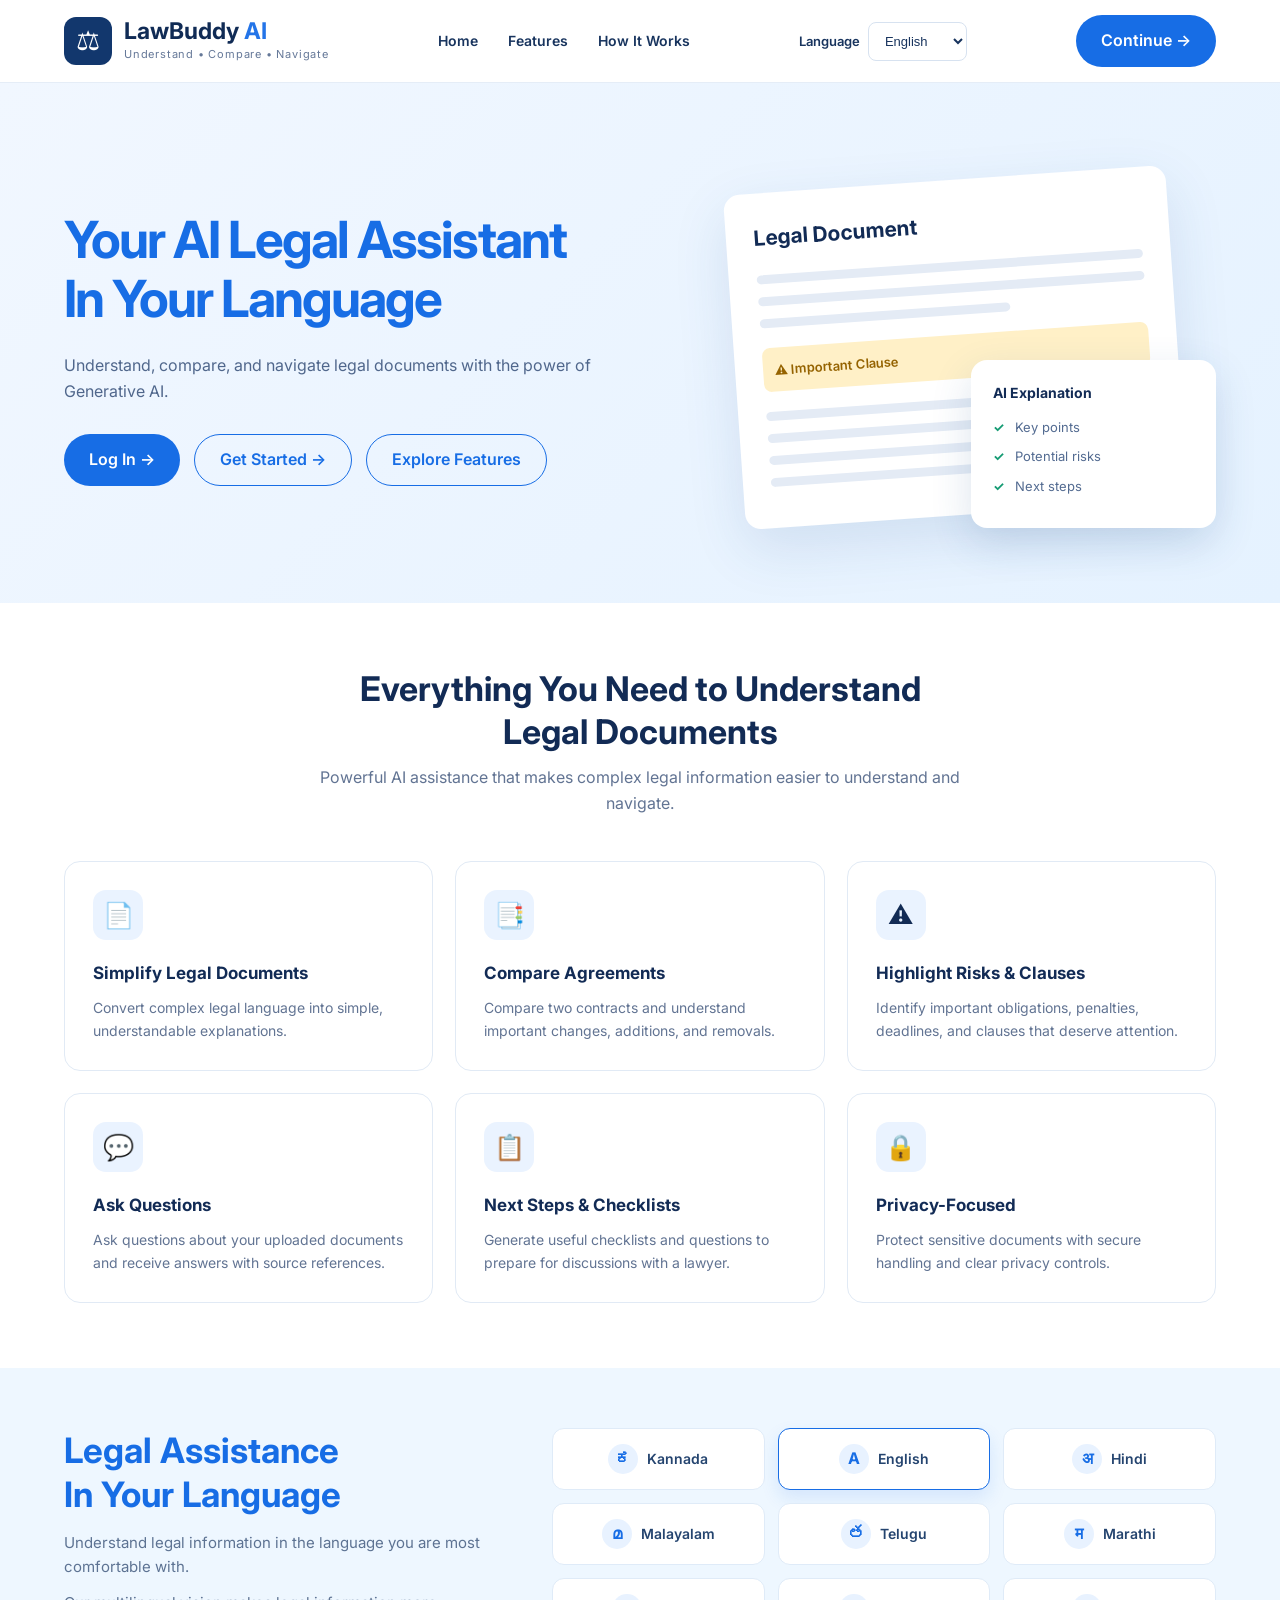
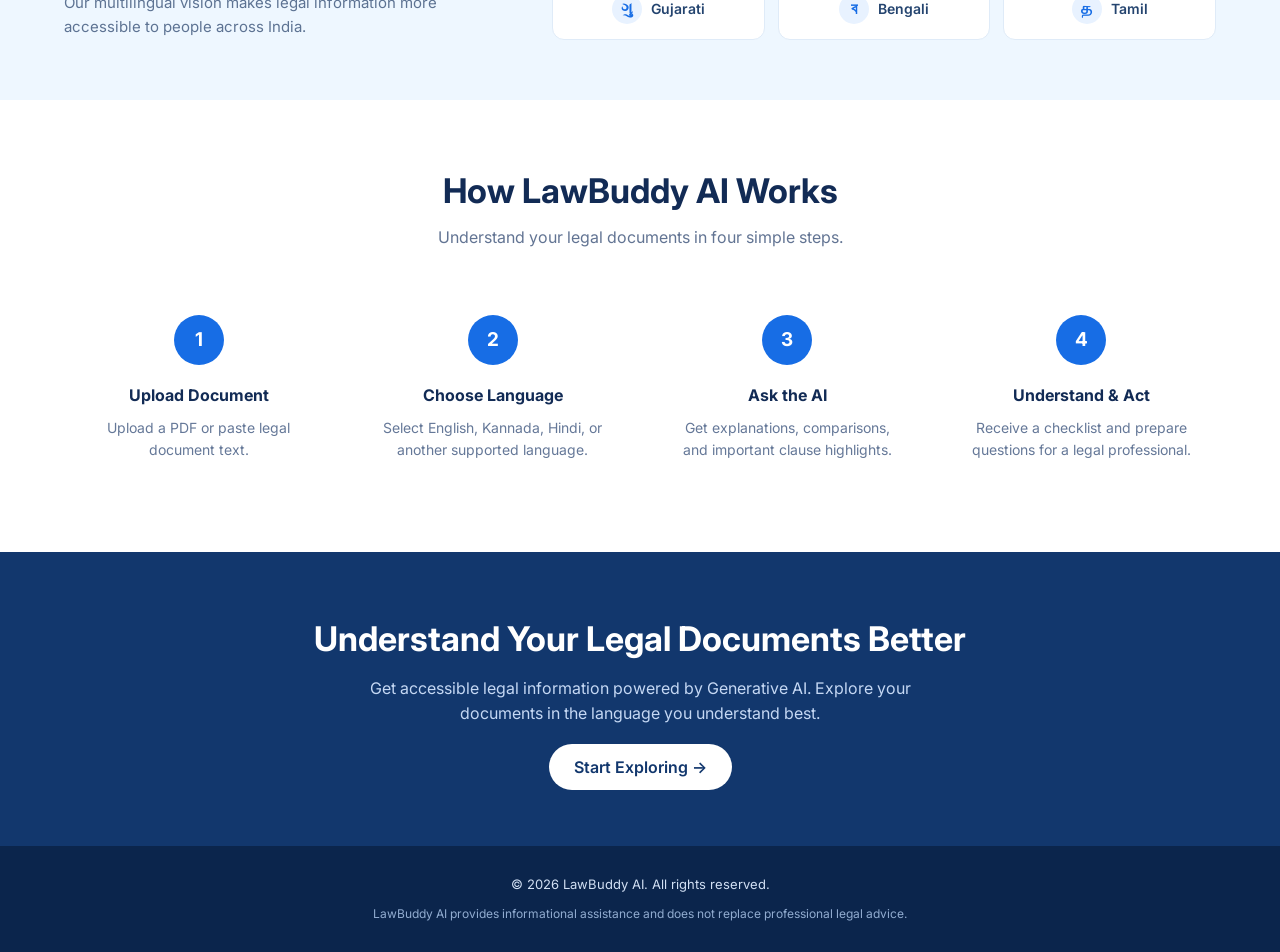
<file: index.html>
<!DOCTYPE html>
<html lang="en">
<head>
    <meta charset="UTF-8">
    <meta name="viewport" content="width=device-width, initial-scale=1.0">

    <title>LawBuddy AI | Your AI Legal Assistant</title>

    <link rel="preconnect" href="https://fonts.googleapis.com">
    <link rel="preconnect" href="https://fonts.gstatic.com" crossorigin>
    <link href="https://fonts.googleapis.com/css2?family=Inter:wght@400;500;600;700;800&family=Noto+Sans+Kannada:wght@400;500;600;700&display=swap" rel="stylesheet">

    <style>
   
        * {
            margin: 0;
            padding: 0;
            box-sizing: border-box;
        }

        html {
            scroll-behavior: smooth;
        }

        body {
            font-family: "Inter", sans-serif;
            color: #122b55;
            background: #ffffff;
            line-height: 1.6;
        }

        a {
            text-decoration: none;
            color: inherit;
        }

        button {
            font: inherit;
            cursor: pointer;
        }

        .container {
            width: min(1180px, 90%);
            margin: auto;
        }

    

        .navbar {
            background: #ffffff;
            border-bottom: 1px solid #e5edf7;
            position: sticky;
            top: 0;
            z-index: 100;
        }

        .nav-container {
            min-height: 82px;
            display: flex;
            align-items: center;
            justify-content: space-between;
            gap: 30px;
        }

        .logo {
            display: flex;
            align-items: center;
            gap: 12px;
        }

        .logo-icon {
            width: 48px;
            height: 48px;
            background: #12376d;
            border-radius: 12px;
            color: white;
            display: grid;
            place-items: center;
            font-size: 27px;
        }

        .logo h2 {
            font-size: 23px;
            line-height: 1.2;
            color: #102b55;
        }

        .logo h2 span {
            color: #2374e8;
        }

        .logo small {
            display: block;
            font-size: 11px;
            color: #657898;
            letter-spacing: 0.8px;
        }

        .nav-links {
            display: flex;
            align-items: center;
            gap: 30px;
            font-size: 14px;
            font-weight: 600;
        }

        .nav-links a {
            color: #18345e;
            transition: color 0.3s;
        }

        .nav-links a:hover {
            color: #1769db;
        }

        .nav-button,
        .primary-button {
            background: #176de5;
            color: white;
            border: none;
            border-radius: 30px;
            padding: 13px 25px;
            font-weight: 600;
            transition: background 0.3s, transform 0.3s;
        }

        .nav-button:hover,
        .primary-button:hover {
            background: #0c56bf;
            transform: translateY(-2px);
        }

        /* =========================
           3. HERO SECTION
        ========================= */

        .hero {
            background: linear-gradient(135deg, #f1f7ff, #e5f2ff);
            padding: 85px 0 75px;
            overflow: hidden;
        }

        .hero-content {
            display: grid;
            grid-template-columns: 1.05fr 0.95fr;
            align-items: center;
            gap: 55px;
        }

        .hero-text h1 {
            font-size: clamp(36px, 4vw, 58px);
            line-height: 1.15;
            letter-spacing: -2px;
            margin-bottom: 25px;
        }

        .hero-text h1 span {
            color: #176de5;
        }

        .hero-text p {
            color: #50678c;
            font-size: 16px;
            max-width: 540px;
            margin-bottom: 30px;
        }

        .hero-buttons {
            display: flex;
            gap: 14px;
            flex-wrap: wrap;
        }

        .secondary-button {
            background: transparent;
            color: #176de5;
            border: 1px solid #176de5;
            border-radius: 30px;
            padding: 12px 25px;
            font-weight: 600;
            transition: background 0.3s;
        }

        .secondary-button:hover {
            background: #dcecff;
        }

        .hero-visual {
            position: relative;
            min-height: 360px;
            display: grid;
            place-items: center;
        }

        .document-card {
            background: white;
            width: 85%;
            padding: 28px;
            border-radius: 16px;
            box-shadow: 0 20px 55px rgba(35, 87, 145, 0.13);
            transform: rotate(-4deg);
            position: relative;
            z-index: 1;
        }

        .document-card h3 {
            font-size: 21px;
            margin-bottom: 20px;
        }

        .document-line {
            height: 9px;
            background: #e4ebf5;
            border-radius: 10px;
            margin: 13px 0;
        }

        .document-line.short {
            width: 65%;
        }

        .important-clause {
            background: #fff0c7;
            color: #956300;
            border-radius: 8px;
            padding: 12px;
            font-size: 13px;
            font-weight: 600;
            margin: 20px 0;
        }

        .ai-card {
            position: absolute;
            right: 0;
            bottom: 0;
            width: 245px;
            background: white;
            border-radius: 16px;
            padding: 22px;
            box-shadow: 0 15px 40px rgba(35, 87, 145, 0.16);
            z-index: 2;
        }

        .ai-card h4 {
            margin-bottom: 12px;
            font-size: 14px;
        }

        .ai-card p {
            color: #536b91;
            font-size: 13px;
            margin: 9px 0;
        }

        .check {
            color: #159b73;
            font-weight: bold;
            margin-right: 7px;
        }

        .language-bubble {
            position: absolute;
            background: #d4ebff;
            color: #176de5;
            padding: 13px 20px;
            border-radius: 14px;
            font-size: 18px;
            font-weight: 700;
            top: 10px;
            right: 20px;
        }

   
        .features {
            padding: 65px 0;
            background: #ffffff;
        }

        .section-heading {
            text-align: center;
            max-width: 650px;
            margin: 0 auto 45px;
        }

        .section-heading h2 {
            font-size: 34px;
            line-height: 1.25;
            margin-bottom: 12px;
        }

        .section-heading p {
            color: #627493;
        }

        .feature-grid {
            display: grid;
            grid-template-columns: repeat(3, 1fr);
            gap: 22px;
        }

        .feature-card {
            padding: 28px;
            border: 1px solid #e1eaf5;
            border-radius: 16px;
            background: white;
            transition: transform 0.3s, box-shadow 0.3s;
        }

        .feature-card:hover {
            transform: translateY(-5px);
            box-shadow: 0 12px 30px rgba(35, 87, 145, 0.08);
        }

        .feature-icon {
            width: 50px;
            height: 50px;
            display: grid;
            place-items: center;
            border-radius: 13px;
            background: #eaf3ff;
            font-size: 25px;
            margin-bottom: 20px;
        }

        .feature-card h3 {
            font-size: 17px;
            margin-bottom: 10px;
        }

        .feature-card p {
            color: #627493;
            font-size: 14px;
        }

        /* =========================
           5. LANGUAGE SECTION
        ========================= */

        .languages {
            padding: 60px 0;
            background: #eef7ff;
        }

        .language-section {
            display: grid;
            grid-template-columns: 0.8fr 1.2fr;
            align-items: center;
            gap: 45px;
        }

        .language-text h2 {
            font-size: 35px;
            line-height: 1.25;
            margin-bottom: 15px;
        }

        .language-text h2 span {
            color: #176de5;
        }

        .language-text p {
            color: #5d7393;
            font-size: 15px;
        }

        .language-grid {
            display: grid;
            grid-template-columns: repeat(3, 1fr);
            gap: 13px;
        }

        .language-card {
            background: white;
            border: 1px solid #dfebf8;
            border-radius: 12px;
            padding: 15px 10px;
            display: flex;
            align-items: center;
            justify-content: center;
            gap: 9px;
            font-weight: 600;
            font-size: 14px;
            color: #24446f;
            cursor: pointer;
            transition: transform 0.3s, border-color 0.3s;
        }

        .language-card.active {
            border-color: #176de5;
            box-shadow: 0 8px 18px rgba(23, 109, 229, 0.12);
        }

        .language-card:hover {
            transform: translateY(-3px);
            border-color: #176de5;
        }

        .language-symbol {
            width: 30px;
            height: 30px;
            display: grid;
            place-items: center;
            border-radius: 50%;
            background: #e8f2ff;
            color: #176de5;
            font-size: 16px;
            font-weight: 700;
        }

       
        .how-it-works {
            padding: 70px 0;
        }

        .steps {
            display: grid;
            grid-template-columns: repeat(4, 1fr);
            gap: 25px;
        }

        .step {
            text-align: center;
            padding: 20px;
        }

        .step-number {
            width: 50px;
            height: 50px;
            margin: 0 auto 18px;
            border-radius: 50%;
            background: #176de5;
            color: white;
            display: grid;
            place-items: center;
            font-size: 19px;
            font-weight: 700;
        }

        .step h3 {
            font-size: 16px;
            margin-bottom: 8px;
        }

        .step p {
            color: #657898;
            font-size: 14px;
        }


        .cta {
            background: #12376d;
            color: white;
            padding: 65px 20px;
            text-align: center;
        }

        .cta h2 {
            font-size: 34px;
            line-height: 1.3;
            margin-bottom: 15px;
        }

        .cta p {
            color: #c5d8f4;
            max-width: 620px;
            margin: 0 auto 28px;
        }

        .cta .primary-button {
            background: white;
            color: #12376d;
        }

        .cta .primary-button:hover {
            background: #e6f0ff;
        }

    

        footer {
            background: #0b254c;
            color: #d2e0f4;
            padding: 28px 0;
            text-align: center;
            font-size: 13px;
        }

        .disclaimer {
            max-width: 700px;
            margin: 10px auto 0;
            color: #91acd0;
            font-size: 12px;
        }

    

        @media (max-width: 900px) {
            .nav-links {
                gap: 15px;
            }

            .hero-content {
                grid-template-columns: 1fr;
                text-align: center;
            }

            .hero-text p {
                margin-left: auto;
                margin-right: auto;
            }

            .hero-buttons {
                justify-content: center;
            }

            .hero-visual {
                max-width: 550px;
                width: 100%;
                margin: auto;
            }

            .feature-grid {
                grid-template-columns: repeat(2, 1fr);
            }

            .language-section {
                grid-template-columns: 1fr;
                text-align: center;
            }

            .language-grid {
                max-width: 650px;
                width: 100%;
                margin: auto;
            }

            .steps {
                grid-template-columns: repeat(2, 1fr);
            }
        }

        @media (max-width: 600px) {
            .nav-container {
                min-height: 70px;
            }

            .logo h2 {
                font-size: 19px;
            }

            .logo-icon {
                width: 40px;
                height: 40px;
            }

            .nav-links {
                display: none;
            }

            .nav-button {
                padding: 10px 16px;
                font-size: 13px;
            }

            .hero {
                padding: 55px 0;
            }

            .hero-text h1 {
                font-size: 36px;
                letter-spacing: -1px;
            }

            .hero-visual {
                min-height: 290px;
            }

            .document-card {
                width: 95%;
                padding: 20px;
            }

            .ai-card {
                width: 210px;
                padding: 16px;
            }

            .language-bubble {
                font-size: 14px;
                padding: 9px 13px;
                right: 0;
            }

            .feature-grid {
                grid-template-columns: 1fr;
            }

            .language-grid {
                grid-template-columns: repeat(2, 1fr);
            }

            .language-card {
                font-size: 12px;
                padding: 12px 5px;
            }

            .section-heading h2,
            .language-text h2,
            .cta h2 {
                font-size: 28px;
            }

            .steps {
                grid-template-columns: 1fr;
            }
        }

        .language-selector {
    display: flex;
    align-items: center;
    gap: 8px;
}

.language-selector label {
    font-size: 13px;
    font-weight: 600;
    color: #18345e;
}

.language-selector select {
    padding: 10px 12px;
    border: 1px solid #d7e2f0;
    border-radius: 8px;
    background: white;
    color: #18345e;
    font-size: 13px;
    cursor: pointer;
    outline: none;
}

.language-selector select:focus {
    border-color: #176de5;
}
    </style>
</head>

<body>



    <header class="navbar">
        <div class="container nav-container">

            <a href="#" class="logo">
                <div class="logo-icon">⚖</div>

                <div>
                    <h2>LawBuddy <span>AI</span></h2>
                    <small data-i18n="tagline">Understand • Compare • Navigate</small>
                </div>
            </a>

            <nav class="nav-links">
                <a href="#home" data-i18n="home">Home</a>
                <a href="#features" data-i18n="features">Features</a>
                <a href="#how-it-works" data-i18n="howItWorks">How It Works</a>
            </nav>

            <div class="language-selector">
                <label for="languageSelect" data-i18n="langLabel">Language</label>

                <select id="languageSelect">
                    <option value="en">English</option>
                    <option value="kn">ಕನ್ನಡ</option>
                    <option value="hi">हिन्दी</option>
                    <option value="ml">മലയാളം</option>
                    <option value="te">తెలుగు</option>
                    <option value="mr">मराठी</option>
                    <option value="gu">ગુજરાતી</option>
                    <option value="bn">বাংলা</option>
                    <option value="ta">தமிழ்</option>
                </select>
            </div>
            <a href="signup.html" class="nav-button" id="continueButton" data-i18n="continue">
                Open App →
            </a>
  </div>
    </header>


    <main>

        <section class="hero" id="home">
            <div class="container hero-content">
                <div class="hero-text">
                    <h1>
                        <span data-i18n="heroTitle">Your AI Legal Assistant</span>
                        <br>
                        <span data-i18n="heroHighlight">In Your Language</span>
                    </h1>

                    <p data-i18n="heroDescription">
                        Understand, compare, and navigate legal documents
                        with the power of Generative AI.
                    </p>

                    <div class="hero-buttons">
                        <a href="login.html" class="primary-button">
                            Log In →
                        </a>
                        <a href="signup.html" class="secondary-button" data-i18n="getStarted">
                            Create Account →
                        </a>
                        <a href="#features" class="secondary-button" data-i18n="exploreFeatures">
                            Explore Features
                        </a>
                    </div>
                </div>

                <div class="hero-visual">
                    <div class="document-card">
                        <h3 data-i18n="docTitle">Legal Document</h3>
                        <div class="document-line"></div>
                        <div class="document-line"></div>
                        <div class="document-line short"></div>
                        <div class="important-clause" data-i18n="importantClause">⚠ Important Clause</div>
                        <div class="document-line"></div>
                        <div class="document-line"></div>
                        <div class="document-line short"></div>
                        <div class="document-line"></div>
                    </div>

                    <div class="ai-card">
                        <h4 data-i18n="aiExplanation">AI Explanation</h4>
                        <p><span class="check">✓</span> <span data-i18n="keyPoints">Key points</span></p>
                        <p><span class="check">✓</span> <span data-i18n="potentialRisks">Potential risks</span></p>
                        <p><span class="check">✓</span> <span data-i18n="nextSteps">Next steps</span></p>
                    </div>
                </div>
            </div>
        </section>


        <section class="features" id="features">

            <div class="container">

                <div class="section-heading">
                    <h2 data-i18n="featuresTitle">Everything You Need to Understand Legal Documents</h2>
                    <p data-i18n="featuresDescription">
                        Powerful AI assistance that makes complex legal
                        information easier to understand and navigate.
                    </p>
                </div>

                <div class="feature-grid">
                    <article class="feature-card">
                        <div class="feature-icon">📄</div>
                        <h3 data-i18n="simplify">Simplify Legal Documents</h3>
                        <p data-i18n="simplifyDesc">
                            Convert complex legal language into simple,
                            understandable explanations.
                        </p>
                    </article>

                    <article class="feature-card">
                        <div class="feature-icon">📑</div>
                        <h3 data-i18n="compare">Compare Agreements</h3>
                        <p data-i18n="compareDesc">
                            Compare two contracts and understand important
                            changes, additions, and removals.
                        </p>
                    </article>

                    <article class="feature-card">
                        <div class="feature-icon">⚠️</div>
                        <h3 data-i18n="risks">Highlight Risks & Clauses</h3>
                        <p data-i18n="risksDesc">
                            Identify important obligations, penalties,
                            deadlines, and clauses that deserve attention.
                        </p>
                    </article>

                    <article class="feature-card">
                        <div class="feature-icon">💬</div>
                        <h3 data-i18n="askQuestions">Ask Questions</h3>
                        <p data-i18n="askQuestionsDesc">
                            Ask questions about your uploaded documents
                            and receive answers with source references.
                        </p>
                    </article>

                    <article class="feature-card">
                        <div class="feature-icon">📋</div>
                        <h3 data-i18n="checklist">Next Steps & Checklists</h3>
                        <p data-i18n="checklistDesc">
                            Generate useful checklists and questions to
                            prepare for discussions with a lawyer.
                        </p>
                    </article>

                    <article class="feature-card">
                        <div class="feature-icon">🔒</div>
                        <h3 data-i18n="privacy">Privacy-Focused</h3>
                        <p data-i18n="privacyDesc">
                            Protect sensitive documents with secure handling
                            and clear privacy controls.
                        </p>
                    </article>
                </div>

            </div>

        </section>


        <section class="languages" id="languages">

            <div class="container language-section">

                <div class="language-text">

                    <h2>
                        <span data-i18n="languageTitle">Legal Assistance</span>
                        <br>
                        <span data-i18n="languageTitleHighlight">In Your Language</span>
                    </h2>

                    <p data-i18n="languageDescription">
                        Understand legal information in the language
                        you are most comfortable with.
                    </p>

                    <p style="margin-top: 12px;" data-i18n="languageDescription2">
                        Our multilingual vision makes legal information
                        more accessible to people across India.
                    </p>

                </div>

                <div class="language-grid">

                    <div class="language-card" data-lang="kn">
                        <span class="language-symbol">ಕ</span>
                        Kannada
                    </div>

                    <div class="language-card" data-lang="en">
                        <span class="language-symbol">A</span>
                        English
                    </div>

                    <div class="language-card" data-lang="hi">
                        <span class="language-symbol">अ</span>
                        Hindi
                    </div>

                    <div class="language-card" data-lang="ml">
                        <span class="language-symbol">മ</span>
                        Malayalam
                    </div>

                    <div class="language-card" data-lang="te">
                        <span class="language-symbol">త</span>
                        Telugu
                    </div>

                    <div class="language-card" data-lang="mr">
                        <span class="language-symbol">म</span>
                        Marathi
                    </div>

                    <div class="language-card" data-lang="gu">
                        <span class="language-symbol">ગુ</span>
                        Gujarati
                    </div>

                    <div class="language-card" data-lang="bn">
                        <span class="language-symbol">ব</span>
                        Bengali
                    </div>

                    <div class="language-card" data-lang="ta">
                        <span class="language-symbol">த</span>
                        Tamil
                    </div>

                </div>

            </div>

        </section>



        <section class="how-it-works" id="how-it-works">

            <div class="container">

                <div class="section-heading">
                    <h2 data-i18n="howTitle">How LawBuddy AI Works</h2>
                    <p data-i18n="howDescription">
                        Understand your legal documents in four simple steps.
                    </p>
                </div>

                <div class="steps">
                    <div class="step">
                        <div class="step-number">1</div>
                        <h3 data-i18n="upload">Upload Document</h3>
                        <p data-i18n="uploadDesc">
                            Upload a PDF or paste legal document text.
                        </p>
                    </div>

                    <div class="step">
                        <div class="step-number">2</div>
                        <h3 data-i18n="chooseLanguage">Choose Language</h3>
                        <p data-i18n="chooseLanguageDesc">
                            Select English, Kannada, Hindi, or another
                            supported language.
                        </p>
                    </div>

                    <div class="step">
                        <div class="step-number">3</div>
                        <h3 data-i18n="askAI">Ask the AI</h3>
                        <p data-i18n="askAIDesc">
                            Get explanations, comparisons, and
                            important clause highlights.
                        </p>
                    </div>

                    <div class="step">
                        <div class="step-number">4</div>
                        <h3 data-i18n="understand">Understand & Act</h3>
                        <p data-i18n="understandDesc">
                            Receive a checklist and prepare questions
                            for a legal professional.
                        </p>
                    </div>
                </div>

            </div>

        </section>


        <section class="cta" id="get-started">

            <h2 data-i18n="ctaTitle">Understand Your Legal Documents Better</h2>

            <p data-i18n="ctaDescription">
                Get accessible legal information powered by Generative AI.
                Explore your documents in the language you understand best.
            </p>

            <a href="signup.html" class="primary-button" data-i18n="startExploring">
                Start Exploring →
            </a>

        </section>

    </main>



    <footer>

        <p data-i18n="footerRights">© 2026 LawBuddy AI. All rights reserved.</p>

        <p class="disclaimer" data-i18n="disclaimer">
            LawBuddy AI provides informational assistance and does not
            replace professional legal advice.
        </p>

    </footer>


    <script>
const translations = {
    en: {
        tagline: "Understand • Compare • Navigate",
        langLabel: "Language",
        continue: "Continue →",
        home: "Home",
        features: "Features",
        howItWorks: "How It Works",
        heroTitle: "Your AI Legal Assistant",
        heroHighlight: "In Your Language",
        heroDescription: "Understand, compare, and navigate legal documents with the power of Generative AI.",
        getStarted: "Get Started →",
        exploreFeatures: "Explore Features",
        docTitle: "Legal Document",
        importantClause: "⚠ Important Clause",
        aiExplanation: "AI Explanation",
        keyPoints: "Key points",
        potentialRisks: "Potential risks",
        nextSteps: "Next steps",
        featuresTitle: "Everything You Need to Understand Legal Documents",
        featuresDescription: "Powerful AI assistance that makes complex legal information easier to understand and navigate.",
        simplify: "Simplify Legal Documents",
        simplifyDesc: "Convert complex legal language into simple, understandable explanations.",
        compare: "Compare Agreements",
        compareDesc: "Compare two contracts and understand important changes, additions, and removals.",
        risks: "Highlight Risks & Clauses",
        risksDesc: "Identify important obligations, penalties, deadlines, and clauses that deserve attention.",
        askQuestions: "Ask Questions",
        askQuestionsDesc: "Ask questions about your uploaded documents and receive answers with source references.",
        checklist: "Next Steps & Checklists",
        checklistDesc: "Generate useful checklists and questions to prepare for discussions with a lawyer.",
        privacy: "Privacy-Focused",
        privacyDesc: "Protect sensitive documents with secure handling and clear privacy controls.",
        languageTitle: "Legal Assistance",
        languageTitleHighlight: "In Your Language",
        languageDescription: "Understand legal information in the language you are most comfortable with.",
        languageDescription2: "Our multilingual vision makes legal information more accessible to people across India.",
        howTitle: "How LawBuddy AI Works",
        howDescription: "Understand your legal documents in four simple steps.",
        upload: "Upload Document",
        uploadDesc: "Upload a PDF or paste legal document text.",
        chooseLanguage: "Choose Language",
        chooseLanguageDesc: "Select English, Kannada, Hindi, or another supported language.",
        askAI: "Ask the AI",
        askAIDesc: "Get explanations, comparisons, and important clause highlights.",
        understand: "Understand & Act",
        understandDesc: "Receive a checklist and prepare questions for a legal professional.",
        ctaTitle: "Understand Your Legal Documents Better",
        ctaDescription: "Get accessible legal information powered by Generative AI. Explore your documents in the language you understand best.",
        startExploring: "Start Exploring →",
        footerRights: "© 2026 LawBuddy AI. All rights reserved.",
        disclaimer: "LawBuddy AI provides informational assistance and does not replace professional legal advice."
    },

    kn: {
        tagline: "ಅರ್ಥಮಾಡಿ • ಹೋಲಿಸಿ • ಮುಂದುವರಿಸಿ",
        langLabel: "ಭಾಷೆ",
        continue: "ಮುಂದುವರಿಸಿ →",
        home: "ಮುಖಪುಟ",
        features: "ವೈಶಿಷ್ಟ್ಯಗಳು",
        howItWorks: "ಇದು ಹೇಗೆ ಕೆಲಸ ಮಾಡುತ್ತದೆ",
        heroTitle: "ನಿಮ್ಮ AI ಕಾನೂನು ಸಹಾಯಕ",
        heroHighlight: "ನಿಮ್ಮ ಭಾಷೆಯಲ್ಲಿ",
        heroDescription: "ಜನರೇಟಿವ್ AI ಸಹಾಯದಿಂದ ಕಾನೂನು ದಾಖಲೆಗಳನ್ನು ಅರ್ಥಮಾಡಿಕೊಳ್ಳಿ, ಹೋಲಿಕೆ ಮಾಡಿ ಮತ್ತು ಮುಂದಿನ ಹಂತಗಳನ್ನು ತಿಳಿಯಿರಿ.",
        getStarted: "ಪ್ರಾರಂಭಿಸಿ →",
        exploreFeatures: "ವೈಶಿಷ್ಟ್ಯಗಳನ್ನು ನೋಡಿ",
        docTitle: "ಕಾನೂನು ದಾಖಲೆ",
        importantClause: "⚠ ಪ್ರಮುಖ ನಿಯಮ",
        aiExplanation: "AI ವಿವರಣೆ",
        keyPoints: "ಪ್ರಮುಖ ಅಂಶಗಳು",
        potentialRisks: "ಸಂಭಾವ್ಯ ಅಪಾಯಗಳು",
        nextSteps: "ಮುಂದಿನ ಹಂತಗಳು",
        featuresTitle: "ಕಾನೂನು ದಾಖಲೆಗಳನ್ನು ಅರ್ಥಮಾಡಿಕೊಳ್ಳಲು ಬೇಕಾದ ಎಲ್ಲವೂ",
        featuresDescription: "ಸಂಕೀರ್ಣ ಕಾನೂನು ಮಾಹಿತಿಯನ್ನು ಸುಲಭವಾಗಿ ಅರ್ಥಮಾಡಿಕೊಳ್ಳಲು AI ಸಹಾಯ.",
        simplify: "ಕಾನೂನು ದಾಖಲೆಗಳನ್ನು ಸರಳಗೊಳಿಸಿ",
        simplifyDesc: "ಸಂಕೀರ್ಣ ಕಾನೂನು ಭಾಷೆಯನ್ನು ಸರಳ, ಅರ್ಥವಾಗುವ ವಿವರಣೆಗಳಾಗಿ ಪರಿವರ್ತಿಸಿ.",
        compare: "ಒಪ್ಪಂದಗಳನ್ನು ಹೋಲಿಸಿ",
        compareDesc: "ಎರಡು ಒಪ್ಪಂದಗಳನ್ನು ಹೋಲಿಸಿ ಮತ್ತು ಪ್ರಮುಖ ಬದಲಾವಣೆಗಳನ್ನು ಅರ್ಥಮಾಡಿಕೊಳ್ಳಿ.",
        risks: "ಅಪಾಯಗಳು ಮತ್ತು ಪ್ರಮುಖ ನಿಯಮಗಳನ್ನು ಗುರುತಿಸಿ",
        risksDesc: "ಪ್ರಮುಖ ಜವಾಬ್ದಾರಿಗಳು, ದಂಡಗಳು, ಗಡುವುಗಳು ಮತ್ತು ನಿಯಮಗಳನ್ನು ಗುರುತಿಸಿ.",
        askQuestions: "ಪ್ರಶ್ನೆಗಳನ್ನು ಕೇಳಿ",
        askQuestionsDesc: "ನಿಮ್ಮ ದಾಖಲೆಗಳ ಬಗ್ಗೆ ಪ್ರಶ್ನೆಗಳನ್ನು ಕೇಳಿ ಮತ್ತು ಉಲ್ಲೇಖಗಳೊಂದಿಗೆ ಉತ್ತರ ಪಡೆಯಿರಿ.",
        checklist: "ಮುಂದಿನ ಹಂತಗಳು ಮತ್ತು ಪರಿಶೀಲನಾ ಪಟ್ಟಿ",
        checklistDesc: "ವಕೀಲರೊಂದಿಗೆ ಚರ್ಚೆಗೆ ತಯಾರಾಗಲು ಉಪಯುಕ್ತ ಪಟ್ಟಿ ಮತ್ತು ಪ್ರಶ್ನೆಗಳನ್ನು ಪಡೆಯಿರಿ.",
        privacy: "ಗೌಪ್ಯತೆಗೆ ಆದ್ಯತೆ",
        privacyDesc: "ಸೂಕ್ಷ್ಮ ದಾಖಲೆಗಳನ್ನು ಸುರಕ್ಷಿತ ನಿರ್ವಹಣೆಯೊಂದಿಗೆ ರಕ್ಷಿಸಿ.",
        languageTitle: "ಕಾನೂನು ಸಹಾಯ",
        languageTitleHighlight: "ನಿಮ್ಮ ಭಾಷೆಯಲ್ಲಿ",
        languageDescription: "ನಿಮಗೆ ಹೆಚ್ಚು ಆರಾಮದಾಯಕವಾಗಿರುವ ಭಾಷೆಯಲ್ಲಿ ಕಾನೂನು ಮಾಹಿತಿಯನ್ನು ಅರ್ಥಮಾಡಿಕೊಳ್ಳಿ.",
        languageDescription2: "ನಮ್ಮ ಬಹುಭಾಷಾ ದೃಷ್ಟಿ ಭಾರತದಾದ್ಯಂತ ಕಾನೂನು ಮಾಹಿತಿಯನ್ನು ಹೆಚ್ಚು ಸುಲಭಗೊಳಿಸುತ್ತದೆ.",
        howTitle: "LawBuddy AI ಹೇಗೆ ಕೆಲಸ ಮಾಡುತ್ತದೆ",
        howDescription: "ನಾಲ್ಕು ಸರಳ ಹಂತಗಳಲ್ಲಿ ನಿಮ್ಮ ಕಾನೂನು ದಾಖಲೆಗಳನ್ನು ಅರ್ಥಮಾಡಿಕೊಳ್ಳಿ.",
        upload: "ದಾಖಲೆಯನ್ನು ಅಪ್‌ಲೋಡ್ ಮಾಡಿ",
        uploadDesc: "PDF ಅಪ್‌ಲೋಡ್ ಮಾಡಿ ಅಥವಾ ಕಾನೂನು ಪಠ್ಯವನ್ನು ಅಂಟಿಸಿ.",
        chooseLanguage: "ಭಾಷೆಯನ್ನು ಆಯ್ಕೆಮಾಡಿ",
        chooseLanguageDesc: "ಇಂಗ್ಲಿಷ್, ಕನ್ನಡ, ಹಿಂದಿ ಅಥವಾ ಇತರ ಬೆಂಬಲಿತ ಭಾಷೆಯನ್ನು ಆಯ್ಕೆಮಾಡಿ.",
        askAI: "AIಗೆ ಪ್ರಶ್ನೆ ಕೇಳಿ",
        askAIDesc: "ವಿವರಣೆಗಳು, ಹೋಲಿಕೆಗಳು ಮತ್ತು ಪ್ರಮುಖ ನಿಯಮಗಳನ್ನು ಪಡೆಯಿರಿ.",
        understand: "ಅರ್ಥಮಾಡಿಕೊಳ್ಳಿ ಮತ್ತು ಮುಂದುವರಿಯಿರಿ",
        understandDesc: "ಪರಿಶೀಲನಾ ಪಟ್ಟಿ ಪಡೆಯಿರಿ ಮತ್ತು ಕಾನೂನು ತಜ್ಞರಿಗೆ ಪ್ರಶ್ನೆಗಳನ್ನು ಸಿದ್ಧಪಡಿಸಿ.",
        ctaTitle: "ನಿಮ್ಮ ಕಾನೂನು ದಾಖಲೆಗಳನ್ನು ಉತ್ತಮವಾಗಿ ಅರ್ಥಮಾಡಿಕೊಳ್ಳಿ",
        ctaDescription: "ಜನರೇಟಿವ್ AI ಸಹಾಯದಿಂದ ಕಾನೂನು ಮಾಹಿತಿಯನ್ನು ಸುಲಭವಾಗಿ ಪಡೆಯಿರಿ. ನಿಮಗೆ ಅರ್ಥವಾಗುವ ಭಾಷೆಯಲ್ಲಿ ದಾಖಲೆಗಳನ್ನು ನೋಡಿ.",
        startExploring: "ಪ್ರಾರಂಭಿಸಿ →",
        footerRights: "© 2026 LawBuddy AI. ಎಲ್ಲ ಹಕ್ಕುಗಳನ್ನು ಕಾಯ್ದಿರಿಸಲಾಗಿದೆ.",
        disclaimer: "LawBuddy AI ಮಾಹಿತಿ ಸಹಾಯವನ್ನು ನೀಡುತ್ತದೆ ಮತ್ತು ವೃತ್ತಿಪರ ಕಾನೂನು ಸಲಹೆಯನ್ನು ಬದಲಿಸುವುದಿಲ್ಲ."
    },

    hi: {
        tagline: "समझें • तुलना करें • आगे बढ़ें",
        langLabel: "भाषा",
        continue: "जारी रखें →",
        home: "होम",
        features: "विशेषताएँ",
        howItWorks: "यह कैसे काम करता है",
        heroTitle: "आपका AI कानूनी सहायक",
        heroHighlight: "आपकी भाषा में",
        heroDescription: "जनरेटिव AI की मदद से कानूनी दस्तावेज़ों को समझें, तुलना करें और आगे के कदम जानें।",
        getStarted: "शुरू करें →",
        exploreFeatures: "विशेषताएँ देखें",
        docTitle: "कानूनी दस्तावेज़",
        importantClause: "⚠ महत्वपूर्ण धारा",
        aiExplanation: "AI व्याख्या",
        keyPoints: "मुख्य बिंदु",
        potentialRisks: "संभावित जोखिम",
        nextSteps: "अगले कदम",
        featuresTitle: "कानूनी दस्तावेज़ समझने के लिए आवश्यक सभी सुविधाएँ",
        featuresDescription: "जटिल कानूनी जानकारी को आसानी से समझने के लिए AI सहायता।",
        simplify: "कानूनी दस्तावेज़ सरल बनाएँ",
        simplifyDesc: "जटिल कानूनी भाषा को सरल, समझने योग्य व्याख्या में बदलें।",
        compare: "समझौतों की तुलना करें",
        compareDesc: "दो अनुबंधों की तुलना करें और महत्वपूर्ण बदलाव समझें।",
        risks: "जोखिम और महत्वपूर्ण धाराएँ पहचानें",
        risksDesc: "महत्वपूर्ण दायित्व, जुर्माना, समय सीमा और धाराएँ पहचानें।",
        askQuestions: "प्रश्न पूछें",
        askQuestionsDesc: "अपने दस्तावेज़ों के बारे में प्रश्न पूछें और संदर्भ सहित उत्तर पाएँ।",
        checklist: "अगले कदम और चेकलिस्ट",
        checklistDesc: "वकील से चर्चा के लिए उपयोगी चेकलिस्ट और प्रश्न तैयार करें।",
        privacy: "गोपनीयता पर ध्यान",
        privacyDesc: "संवेदनशील दस्तावेज़ों की सुरक्षित हैंडलिंग से रक्षा करें।",
        languageTitle: "कानूनी सहायता",
        languageTitleHighlight: "आपकी भाषा में",
        languageDescription: "अपनी पसंदीदा भाषा में कानूनी जानकारी समझें।",
        languageDescription2: "हमारी बहुभाषी दृष्टि भारत भर में कानूनी जानकारी को अधिक सुलभ बनाती है।",
        howTitle: "LawBuddy AI कैसे काम करता है",
        howDescription: "चार सरल चरणों में अपने कानूनी दस्तावेज़ समझें।",
        upload: "दस्तावेज़ अपलोड करें",
        uploadDesc: "PDF अपलोड करें या कानूनी पाठ पेस्ट करें।",
        chooseLanguage: "भाषा चुनें",
        chooseLanguageDesc: "अंग्रेज़ी, कन्नड़, हिंदी या कोई अन्य समर्थित भाषा चुनें।",
        askAI: "AI से प्रश्न पूछें",
        askAIDesc: "व्याख्या, तुलना और महत्वपूर्ण धाराओं की जानकारी पाएँ।",
        understand: "समझें और आगे बढ़ें",
        understandDesc: "चेकलिस्ट पाएँ और कानूनी विशेषज्ञ के लिए प्रश्न तैयार करें।",
        ctaTitle: "अपने कानूनी दस्तावेज़ बेहतर समझें",
        ctaDescription: "जनरेटिव AI की मदद से कानूनी जानकारी प्राप्त करें। अपनी सबसे अच्छी समझ वाली भाषा में दस्तावेज़ देखें।",
        startExploring: "शुरू करें →",
        footerRights: "© 2026 LawBuddy AI. सर्वाधिकार सुरक्षित।",
        disclaimer: "LawBuddy AI सूचनात्मक सहायता देता है और पेशेवर कानूनी सलाह का विकल्प नहीं है।"
    },

    ml: {
        tagline: "മനസ്സിലാക്കുക • താരതമ്യം ചെയ്യുക • മുന്നോട്ട് പോകുക",
        langLabel: "ഭാഷ",
        continue: "തുടരുക →",
        home: "ഹോം",
        features: "സവിശേഷതകൾ",
        howItWorks: "എങ്ങനെ പ്രവർത്തിക്കുന്നു",
        heroTitle: "നിങ്ങളുടെ AI നിയമ സഹായി",
        heroHighlight: "നിങ്ങളുടെ ഭാഷയിൽ",
        heroDescription: "ജനറേറ്റീവ് AI ഉപയോഗിച്ച് നിയമ രേഖകൾ മനസ്സിലാക്കുകയും താരതമ്യം ചെയ്യുകയും അടുത്ത ഘട്ടങ്ങൾ അറിയുകയും ചെയ്യുക.",
        getStarted: "ആരംഭിക്കുക →",
        exploreFeatures: "സവിശേഷതകൾ കാണുക",
        docTitle: "നിയമ രേഖ",
        importantClause: "⚠ പ്രധാന വ്യവസ്ഥ",
        aiExplanation: "AI വിശദീകരണം",
        keyPoints: "പ്രധാന പോയിന്റുകൾ",
        potentialRisks: "സാധ്യമായ അപകടങ്ങൾ",
        nextSteps: "അടുത്ത ഘട്ടങ്ങൾ",
        featuresTitle: "നിയമ രേഖകൾ മനസ്സിലാക്കാൻ ആവശ്യമായതെല്ലാം",
        featuresDescription: "സങ്കീർണ്ണമായ നിയമ വിവരങ്ങൾ എളുപ്പത്തിൽ മനസ്സിലാക്കാൻ AI സഹായം.",
        simplify: "നിയമ രേഖകൾ ലളിതമാക്കുക",
        simplifyDesc: "സങ്കീർണ്ണമായ നിയമ ഭാഷയെ ലളിതമായ വിശദീകരണങ്ങളാക്കി മാറ്റുക.",
        compare: "കരാറുകൾ താരതമ്യം ചെയ്യുക",
        compareDesc: "രണ്ട് കരാറുകൾ താരതമ്യം ചെയ്ത് പ്രധാന മാറ്റങ്ങൾ മനസ്സിലാക്കുക.",
        risks: "അപകടസാധ്യതകളും പ്രധാന വ്യവസ്ഥകളും കണ്ടെത്തുക",
        risksDesc: "പ്രധാന ബാധ്യതകൾ, പിഴകൾ, സമയപരിധികൾ, വ്യവസ്ഥകൾ തിരിച്ചറിയുക.",
        askQuestions: "ചോദ്യങ്ങൾ ചോദിക്കുക",
        askQuestionsDesc: "നിങ്ങളുടെ രേഖകളെക്കുറിച്ച് ചോദിക്കുകയും ഉറവിട സൂചനകളോടെ ഉത്തരം നേടുകയും ചെയ്യുക.",
        checklist: "അടുത്ത ഘട്ടങ്ങളും ചെക്ക്ലിസ്റ്റുകളും",
        checklistDesc: "അഭിഭാഷകനുമായി ചർച്ച ചെയ്യാൻ ഉപയോഗപ്രദമായ ലിസ്റ്റും ചോദ്യങ്ങളും തയ്യാറാക്കുക.",
        privacy: "സ്വകാര്യതയ്ക്ക് മുൻഗണന",
        privacyDesc: "സെൻസിറ്റീവ് രേഖകൾ സുരക്ഷിതമായി കൈകാര്യം ചെയ്ത് സംരക്ഷിക്കുക.",
        languageTitle: "നിയമ സഹായം",
        languageTitleHighlight: "നിങ്ങളുടെ ഭാഷയിൽ",
        languageDescription: "നിങ്ങൾക്ക് ഏറ്റവും സൗകര്യപ്രദമായ ഭാഷയിൽ നിയമ വിവരങ്ങൾ മനസ്സിലാക്കുക.",
        languageDescription2: "ഞങ്ങളുടെ ബഹുഭാഷാ കാഴ്ചപ്പാട് ഇന്ത്യയിലുടനീളം നിയമ വിവരങ്ങൾ കൂടുതൽ ലഭ്യമാക്കുന്നു.",
        howTitle: "LawBuddy AI എങ്ങനെ പ്രവർത്തിക്കുന്നു",
        howDescription: "നാല് ലളിതമായ ഘട്ടങ്ങളിലൂടെ നിങ്ങളുടെ നിയമ രേഖകൾ മനസ്സിലാക്കുക.",
        upload: "രേഖ അപ്‌ലോഡ് ചെയ്യുക",
        uploadDesc: "PDF അപ്‌ലോഡ് ചെയ്യുക അല്ലെങ്കിൽ നിയമ വാചകം ഒട്ടിക്കുക.",
        chooseLanguage: "ഭാഷ തിരഞ്ഞെടുക്കുക",
        chooseLanguageDesc: "ഇംഗ്ലീഷ്, കന്നഡ, ഹിന്ദി അല്ലെങ്കിൽ മറ്റ് പിന്തുണയുള്ള ഭാഷ തിരഞ്ഞെടുക്കുക.",
        askAI: "AIയോട് ചോദിക്കുക",
        askAIDesc: "വിശദീകരണങ്ങൾ, താരതമ്യങ്ങൾ, പ്രധാന വ്യവസ്ഥകൾ നേടുക.",
        understand: "മനസ്സിലാക്കി മുന്നോട്ട് പോകുക",
        understandDesc: "ചെക്ക്ലിസ്റ്റ് നേടുകയും നിയമ വിദഗ്ധന് ചോദ്യങ്ങൾ തയ്യാറാക്കുകയും ചെയ്യുക.",
        ctaTitle: "നിങ്ങളുടെ നിയമ രേഖകൾ കൂടുതൽ നന്നായി മനസ്സിലാക്കുക",
        ctaDescription: "ജനറേറ്റീവ് AI ഉപയോഗിച്ച് നിയമ വിവരങ്ങൾ നേടുക. നിങ്ങൾക്ക് മനസ്സിലാകുന്ന ഭാഷയിൽ രേഖകൾ കാണുക.",
        startExploring: "ആരംഭിക്കുക →",
        footerRights: "© 2026 LawBuddy AI. എല്ലാ അവകാശങ്ങളും നിക്ഷിപ്തം.",
        disclaimer: "LawBuddy AI വിവര സഹായം നൽകുന്നു; ഇത് പ്രൊഫഷണൽ നിയമ ഉപദേശത്തിന് പകരമല്ല."
    },

    te: {
        tagline: "అర్థం చేసుకోండి • పోల్చండి • ముందుకు సాగండి",
        langLabel: "భాష",
        continue: "కొనసాగించండి →",
        home: "హోమ్",
        features: "ఫీచర్లు",
        howItWorks: "ఇది ఎలా పనిచేస్తుంది",
        heroTitle: "మీ AI న్యాయ సహాయకుడు",
        heroHighlight: "మీ భాషలో",
        heroDescription: "జనరేటివ్ AI సహాయంతో న్యాయ పత్రాలను అర్థం చేసుకోండి, పోల్చండి మరియు తదుపరి అడుగులు తెలుసుకోండి.",
        getStarted: "ప్రారంభించండి →",
        exploreFeatures: "ఫీచర్లను చూడండి",
        docTitle: "న్యాయ పత్రం",
        importantClause: "⚠ ముఖ్య నిబంధన",
        aiExplanation: "AI వివరణ",
        keyPoints: "ముఖ్య అంశాలు",
        potentialRisks: "సంభావ్య ప్రమాదాలు",
        nextSteps: "తదుపరి అడుగులు",
        featuresTitle: "న్యాయ పత్రాలను అర్థం చేసుకోవడానికి కావాల్సినవన్నీ",
        featuresDescription: "సంక్లిష్టమైన న్యాయ సమాచారాన్ని సులభంగా అర్థం చేసుకోవడానికి AI సహాయం.",
        simplify: "న్యాయ పత్రాలను సరళీకరించండి",
        simplifyDesc: "సంక్లిష్ట న్యాయ భాషను సరళమైన వివరణలుగా మార్చండి.",
        compare: "ఒప్పందాలను పోల్చండి",
        compareDesc: "రెండు ఒప్పందాలను పోల్చి ముఖ్యమైన మార్పులను అర్థం చేసుకోండి.",
        risks: "ప్రమాదాలు మరియు నిబంధనలను గుర్తించండి",
        risksDesc: "ముఖ్య బాధ్యతలు, జరిమానాలు, గడువులు మరియు నిబంధనలను గుర్తించండి.",
        askQuestions: "ప్రశ్నలు అడగండి",
        askQuestionsDesc: "మీ పత్రాల గురించి ప్రశ్నలు అడిగి మూలాలతో సమాధానాలు పొందండి.",
        checklist: "తదుపరి అడుగులు మరియు చెక్‌లిస్ట్",
        checklistDesc: "న్యాయవాదితో చర్చకు ఉపయోగపడే జాబితా మరియు ప్రశ్నలు సిద్ధం చేసుకోండి.",
        privacy: "గోప్యతకు ప్రాధాన్యం",
        privacyDesc: "సున్నితమైన పత్రాలను సురక్షిత నిర్వహణతో రక్షించండి.",
        languageTitle: "న్యాయ సహాయం",
        languageTitleHighlight: "మీ భాషలో",
        languageDescription: "మీకు సౌకర్యవంతమైన భాషలో న్యాయ సమాచారాన్ని అర్థం చేసుకోండి.",
        languageDescription2: "మా బహుభాషా దృష్టి భారతదేశం అంతటా న్యాయ సమాచారాన్ని మరింత అందుబాటులోకి తెస్తుంది.",
        howTitle: "LawBuddy AI ఎలా పనిచేస్తుంది",
        howDescription: "నాలుగు సరళమైన దశల్లో మీ న్యాయ పత్రాలను అర్థం చేసుకోండి.",
        upload: "పత్రాన్ని అప్‌లోడ్ చేయండి",
        uploadDesc: "PDF అప్‌లోడ్ చేయండి లేదా న్యాయ పాఠ్యాన్ని అతికించండి.",
        chooseLanguage: "భాషను ఎంచుకోండి",
        chooseLanguageDesc: "ఇంగ్లీష్, కన్నడ, హిందీ లేదా మరో మద్దతు ఉన్న భాషను ఎంచుకోండి.",
        askAI: "AIని అడగండి",
        askAIDesc: "వివరణలు, పోలికలు మరియు ముఖ్య నిబంధనలను పొందండి.",
        understand: "అర్థం చేసుకొని ముందుకు సాగండి",
        understandDesc: "చెక్‌లిస్ట్ పొంది న్యాయ నిపుణుడి కోసం ప్రశ్నలు సిద్ధం చేసుకోండి.",
        ctaTitle: "మీ న్యాయ పత్రాలను మెరుగ్గా అర్థం చేసుకోండి",
        ctaDescription: "జనరేటివ్ AI సహాయంతో న్యాయ సమాచారాన్ని పొందండి. మీకు బాగా అర్థమయ్యే భాషలో పత్రాలను చూడండి.",
        startExploring: "ప్రారంభించండి →",
        footerRights: "© 2026 LawBuddy AI. అన్ని హక్కులు రిజర్వ్ చేయబడ్డాయి.",
        disclaimer: "LawBuddy AI సమాచార సహాయం అందిస్తుంది మరియు వృత్తిపరమైన న్యాయ సలహాకు ప్రత్యామ్నాయం కాదు."
    },

    mr: {
        tagline: "समजा • तुलना करा • पुढे जा",
        langLabel: "भाषा",
        continue: "पुढे चला →",
        home: "मुख्यपृष्ठ",
        features: "वैशिष्ट्ये",
        howItWorks: "हे कसे कार्य करते",
        heroTitle: "तुमचा AI कायदेशीर सहाय्यक",
        heroHighlight: "तुमच्या भाषेत",
        heroDescription: "जनरेटिव्ह AI च्या मदतीने कायदेशीर कागदपत्रे समजा, तुलना करा आणि पुढील पावले जाणून घ्या.",
        getStarted: "सुरुवात करा →",
        exploreFeatures: "वैशिष्ट्ये पहा",
        docTitle: "कायदेशीर कागदपत्र",
        importantClause: "⚠ महत्त्वाची तरतूद",
        aiExplanation: "AI स्पष्टीकरण",
        keyPoints: "मुख्य मुद्दे",
        potentialRisks: "संभाव्य धोके",
        nextSteps: "पुढील पावले",
        featuresTitle: "कायदेशीर कागदपत्रे समजण्यासाठी आवश्यक सर्वकाही",
        featuresDescription: "गुंतागुंतीची कायदेशीर माहिती सहज समजण्यासाठी AI सहाय्य.",
        simplify: "कायदेशीर कागदपत्रे सोपी करा",
        simplifyDesc: "गुंतागुंतीची कायदेशीर भाषा सोप्या स्पष्टीकरणात रूपांतरित करा.",
        compare: "करारांची तुलना करा",
        compareDesc: "दोन करारांची तुलना करा आणि महत्त्वाचे बदल समजा.",
        risks: "धोके आणि तरतुदी ओळखा",
        risksDesc: "महत्त्वाच्या जबाबदाऱ्या, दंड, मुदत आणि तरतुदी ओळखा.",
        askQuestions: "प्रश्न विचारा",
        askQuestionsDesc: "तुमच्या कागदपत्रांबद्दल प्रश्न विचारा आणि संदर्भांसह उत्तरे मिळवा.",
        checklist: "पुढील पावले आणि चेकलिस्ट",
        checklistDesc: "वकिलाशी चर्चा करण्यासाठी उपयुक्त यादी आणि प्रश्न तयार करा.",
        privacy: "गोपनीयतेवर भर",
        privacyDesc: "संवेदनशील कागदपत्रे सुरक्षित हाताळणीने संरक्षित करा.",
        languageTitle: "कायदेशीर मदत",
        languageTitleHighlight: "तुमच्या भाषेत",
        languageDescription: "तुम्हाला सोयीस्कर असलेल्या भाषेत कायदेशीर माहिती समजा.",
        languageDescription2: "आमची बहुभाषिक दृष्टी भारतात कायदेशीर माहिती अधिक सुलभ करते.",
        howTitle: "LawBuddy AI कसे कार्य करते",
        howDescription: "चार सोप्या पायऱ्यांमध्ये तुमची कायदेशीर कागदपत्रे समजा.",
        upload: "कागदपत्र अपलोड करा",
        uploadDesc: "PDF अपलोड करा किंवा कायदेशीर मजकूर पेस्ट करा.",
        chooseLanguage: "भाषा निवडा",
        chooseLanguageDesc: "इंग्रजी, कन्नड, हिंदी किंवा इतर समर्थित भाषा निवडा.",
        askAI: "AI ला विचारा",
        askAIDesc: "स्पष्टीकरणे, तुलना आणि महत्त्वाच्या तरतुदी मिळवा.",
        understand: "समजा आणि पुढे जा",
        understandDesc: "चेकलिस्ट मिळवा आणि कायदेशीर तज्ञासाठी प्रश्न तयार करा.",
        ctaTitle: "तुमची कायदेशीर कागदपत्रे चांगली समजा",
        ctaDescription: "जनरेटिव्ह AI च्या मदतीने कायदेशीर माहिती मिळवा. तुम्हाला समजणाऱ्या भाषेत कागदपत्रे पहा.",
        startExploring: "सुरुवात करा →",
        footerRights: "© 2026 LawBuddy AI. सर्व हक्क राखीव.",
        disclaimer: "LawBuddy AI माहितीपर मदत देते आणि व्यावसायिक कायदेशीर सल्ल्याची जागा घेत नाही."
    },

    gu: {
        tagline: "સમજો • તુલના કરો • આગળ વધો",
        langLabel: "ભાષા",
        continue: "ચાલુ રાખો →",
        home: "હોમ",
        features: "વિશેષતાઓ",
        howItWorks: "આ કેવી રીતે કામ કરે છે",
        heroTitle: "તમારો AI કાનૂની સહાયક",
        heroHighlight: "તમારી ભાષામાં",
        heroDescription: "જનરેટિવ AIની મદદથી કાનૂની દસ્તાવેજો સમજો, તુલના કરો અને આગળના પગલાં જાણો.",
        getStarted: "શરૂ કરો →",
        exploreFeatures: "વિશેષતાઓ જુઓ",
        docTitle: "કાનૂની દસ્તાવેજ",
        importantClause: "⚠ મહત્વની કલમ",
        aiExplanation: "AI સમજૂતી",
        keyPoints: "મુખ્ય મુદ્દા",
        potentialRisks: "સંભવિત જોખમો",
        nextSteps: "આગળના પગલાં",
        featuresTitle: "કાનૂની દસ્તાવેજો સમજવા માટે જરૂરી બધું",
        featuresDescription: "જટિલ કાનૂની માહિતી સરળતાથી સમજવા માટે AI સહાય.",
        simplify: "કાનૂની દસ્તાવેજો સરળ બનાવો",
        simplifyDesc: "જટિલ કાનૂની ભાષાને સરળ સમજૂતીમાં ફેરવો.",
        compare: "કરારની તુલના કરો",
        compareDesc: "બે કરારની તુલના કરો અને મહત્વના ફેરફારો સમજો.",
        risks: "જોખમો અને કલમો ઓળખો",
        risksDesc: "મહત્વની જવાબદારીઓ, દંડ, સમયમર્યાદા અને કલમો ઓળખો.",
        askQuestions: "પ્રશ્નો પૂછો",
        askQuestionsDesc: "તમારા દસ્તાવેજો વિશે પ્રશ્નો પૂછો અને સંદર્ભ સાથે જવાબો મેળવો.",
        checklist: "આગળના પગલાં અને ચેકલિસ્ટ",
        checklistDesc: "વકીલ સાથે ચર્ચા માટે ઉપયોગી યાદી અને પ્રશ્નો તૈયાર કરો.",
        privacy: "ગોપનીયતા પર ધ્યાન",
        privacyDesc: "સંવેદનશીલ દસ્તાવેજોને સુરક્ષિત રીતે સંભાળો.",
        languageTitle: "કાનૂની સહાય",
        languageTitleHighlight: "તમારી ભાષામાં",
        languageDescription: "તમને આરામદાયક લાગે તે ભાષામાં કાનૂની માહિતી સમજો.",
        languageDescription2: "અમારી બહુભાષી દ્રષ્ટિ ભારતભરમાં કાનૂની માહિતી વધુ સુલભ બનાવે છે.",
        howTitle: "LawBuddy AI કેવી રીતે કામ કરે છે",
        howDescription: "ચાર સરળ પગલાંમાં તમારા કાનૂની દસ્તાવેજો સમજો.",
        upload: "દસ્તાવેજ અપલોડ કરો",
        uploadDesc: "PDF અપલોડ કરો અથવા કાનૂની લખાણ પેસ્ટ કરો.",
        chooseLanguage: "ભાષા પસંદ કરો",
        chooseLanguageDesc: "અંગ્રેજી, કન્નડ, હિન્દી અથવા અન્ય સમર્થિત ભાષા પસંદ કરો.",
        askAI: "AIને પૂછો",
        askAIDesc: "સમજૂતી, તુલના અને મહત્વની કલમો મેળવો.",
        understand: "સમજો અને આગળ વધો",
        understandDesc: "ચેકલિસ્ટ મેળવો અને કાનૂની નિષ્ણાત માટે પ્રશ્નો તૈયાર કરો.",
        ctaTitle: "તમારા કાનૂની દસ્તાવેજો વધુ સારી રીતે સમજો",
        ctaDescription: "જનરેટિવ AIની મદદથી કાનૂની માહિતી મેળવો. તમે સમજો તે ભાષામાં દસ્તાવેજો જુઓ.",
        startExploring: "શરૂ કરો →",
        footerRights: "© 2026 LawBuddy AI. સર્વ હકો અનામત.",
        disclaimer: "LawBuddy AI માહિતીપ્રદ સહાય આપે છે અને વ્યાવસાયિક કાનૂની સલાહનું સ્થાન લેતું નથી."
    },

    bn: {
        tagline: "বুঝুন • তুলনা করুন • এগিয়ে যান",
        langLabel: "ভাষা",
        continue: "চালিয়ে যান →",
        home: "হোম",
        features: "বৈশিষ্ট্য",
        howItWorks: "এটি কীভাবে কাজ করে",
        heroTitle: "আপনার AI আইনি সহকারী",
        heroHighlight: "আপনার ভাষায়",
        heroDescription: "জেনারেটিভ AI-এর সাহায্যে আইনি নথি বুঝুন, তুলনা করুন এবং পরবর্তী ধাপ জানুন।",
        getStarted: "শুরু করুন →",
        exploreFeatures: "বৈশিষ্ট্য দেখুন",
        docTitle: "আইনি নথি",
        importantClause: "⚠ গুরুত্বপূর্ণ ধারা",
        aiExplanation: "AI ব্যাখ্যা",
        keyPoints: "মূল বিষয়",
        potentialRisks: "সম্ভাব্য ঝুঁকি",
        nextSteps: "পরবর্তী ধাপ",
        featuresTitle: "আইনি নথি বোঝার জন্য যা যা দরকার",
        featuresDescription: "জটিল আইনি তথ্য সহজে বোঝার জন্য AI সহায়তা।",
        simplify: "আইনি নথি সহজ করুন",
        simplifyDesc: "জটিল আইনি ভাষাকে সহজ ব্যাখ্যায় রূপান্তর করুন।",
        compare: "চুক্তি তুলনা করুন",
        compareDesc: "দুটি চুক্তি তুলনা করুন এবং গুরুত্বপূর্ণ পরিবর্তন বুঝুন।",
        risks: "ঝুঁকি ও ধারা চিহ্নিত করুন",
        risksDesc: "গুরুত্বপূর্ণ দায়, জরিমানা, সময়সীমা এবং ধারা চিহ্নিত করুন।",
        askQuestions: "প্রশ্ন করুন",
        askQuestionsDesc: "আপনার নথি সম্পর্কে প্রশ্ন করুন এবং উৎসসহ উত্তর পান।",
        checklist: "পরবর্তী ধাপ ও চেকলিস্ট",
        checklistDesc: "আইনজীবীর সঙ্গে আলোচনার জন্য উপযোগী তালিকা ও প্রশ্ন তৈরি করুন।",
        privacy: "গোপনীয়তা অগ্রাধিকার",
        privacyDesc: "সংবেদনশীল নথি নিরাপদভাবে পরিচালনা করে সুরক্ষা দিন।",
        languageTitle: "আইনি সহায়তা",
        languageTitleHighlight: "আপনার ভাষায়",
        languageDescription: "আপনার সবচেয়ে স্বস্তির ভাষায় আইনি তথ্য বুঝুন।",
        languageDescription2: "আমাদের বহুভাষিক দৃষ্টিভঙ্গি ভারতজুড়ে আইনি তথ্যকে আরও সহজলভ্য করে।",
        howTitle: "LawBuddy AI কীভাবে কাজ করে",
        howDescription: "চারটি সহজ ধাপে আপনার আইনি নথি বুঝুন।",
        upload: "নথি আপলোড করুন",
        uploadDesc: "PDF আপলোড করুন অথবা আইনি লেখা পেস্ট করুন।",
        chooseLanguage: "ভাষা বেছে নিন",
        chooseLanguageDesc: "ইংরেজি, কন্নড়, হিন্দি বা অন্য সমর্থিত ভাষা বেছে নিন।",
        askAI: "AI-কে জিজ্ঞাসা করুন",
        askAIDesc: "ব্যাখ্যা, তুলনা এবং গুরুত্বপূর্ণ ধারা পান।",
        understand: "বুঝুন এবং এগিয়ে যান",
        understandDesc: "চেকলিস্ট পান এবং আইনি পেশাদারের জন্য প্রশ্ন প্রস্তুত করুন।",
        ctaTitle: "আপনার আইনি নথি আরও ভালোভাবে বুঝুন",
        ctaDescription: "জেনারেটিভ AI-এর সাহায্যে আইনি তথ্য পান। যে ভাষা আপনি সবচেয়ে ভালো বোঝেন, সেই ভাষায় নথি দেখুন।",
        startExploring: "শুরু করুন →",
        footerRights: "© 2026 LawBuddy AI. সর্বস্বত্ব সংরক্ষিত।",
        disclaimer: "LawBuddy AI তথ্যমূলক সহায়তা দেয় এবং পেশাদার আইনি পরামর্শের বিকল্প নয়।"
    },

    ta: {
        tagline: "புரிந்துகொள்ளுங்கள் • ஒப்பிடுங்கள் • பயன்படுத்துங்கள்",
        langLabel: "மொழி",
        continue: "தொடரவும் →",
        home: "முகப்பு",
        features: "அம்சங்கள்",
        howItWorks: "எப்படி செயல்படுகிறது",
        heroTitle: "உங்கள் AI சட்ட உதவியாளர்",
        heroHighlight: "உங்கள் மொழியில்",
        heroDescription: "ஜெனரேட்டிவ் AI மூலம் சட்ட ஆவணங்களை எளிதாகப் புரிந்துகொள்ளுங்கள், ஒப்பிடுங்கள் மற்றும் வழிகாட்டலைப் பெறுங்கள்.",
        getStarted: "தொடங்கவும் →",
        exploreFeatures: "அம்சங்களை ஆராயுங்கள்",
        docTitle: "சட்ட ஆவணம்",
        importantClause: "⚠ முக்கியமான விதி",
        aiExplanation: "AI விளக்கம்",
        keyPoints: "முக்கிய புள்ளிகள்",
        potentialRisks: "சாத்தியமான ஆபத்துகள்",
        nextSteps: "அடுத்த கட்டங்கள்",
        featuresTitle: "சட்ட ஆவணங்களைப் புரிந்துகொள்ள தேவையான அனைத்தும்",
        featuresDescription: "சிக்கலான சட்டத் தகவல்களை எளிதில் புரிந்துகொள்ள சக்திவாய்ந்த AI உதவி.",
        simplify: "சட்ட ஆவணங்களை எளிமையாக்குங்கள்",
        simplifyDesc: "சிக்கலான சட்ட மொழியை எளிமையான, புரிந்துகொள்ளக்கூடிய விளக்கங்களாக மாற்றவும்.",
        compare: "ஒப்பந்தங்களை ஒப்பிடுங்கள்",
        compareDesc: "இரண்டு ஒப்பந்தங்களை ஒப்பிட்டு முக்கியமான மாற்றங்களைப் புரிந்துகொள்ளுங்கள்.",
        risks: "ஆபத்துகள் & விதிகளை சுட்டிக்காட்டுங்கள்",
        risksDesc: "முக்கியமான கடமைகள், அபராதங்கள், காலக்கெடுகள் மற்றும் விதிகளை அடையாளம் காணவும்.",
        askQuestions: "கேள்விகள் கேளுங்கள்",
        askQuestionsDesc: "உங்கள் ஆவணங்களைப் பற்றி கேள்விகள் கேட்டு ஆதாரங்களுடன் பதில்களைப் பெறுங்கள்.",
        checklist: "அடுத்த கட்டங்கள் & சரிபார்ப்புப் பட்டியல்",
        checklistDesc: "வழக்கறிஞருடன் கலந்துரையாட பயனுள்ள சரிபார்ப்புப் பட்டியல் மற்றும் கேள்விகளை தயார் செய்யுங்கள்.",
        privacy: "தனியுரிமைக்கு முன்னுரிமை",
        privacyDesc: "பாதுகாப்பான கையாளுதலுடன் உணர்திறன் மிக்க ஆவணங்களைப் பாதுகாக்கவும்.",
        languageTitle: "சட்ட உதவி",
        languageTitleHighlight: "உங்கள் மொழியில்",
        languageDescription: "உங்களுக்கு மிகவும் வசதியான மொழியில் சட்டத் தகவல்களைப் புரிந்துகொள்ளுங்கள்.",
        languageDescription2: "எங்கள் பன்மொழி பார்வை இந்தியா முழுவதும் உள்ள மக்களுக்கு சட்டத் தகவல்களை எளிதில் கிடைக்கச் செய்கிறது.",
        howTitle: "LawBuddy AI எப்படி செயல்படுகிறது",
        howDescription: "நான்கு எளிய படிகளில் உங்கள் சட்ட ஆவணங்களைப் புரிந்துகொள்ளுங்கள்.",
        upload: "ஆவணத்தைப் பதிவேற்றவும்",
        uploadDesc: "PDF பதிவேற்றவும் அல்லது சட்ட உரையை ஒட்டவும்.",
        chooseLanguage: "மொழியைத் தேர்ந்தெடுக்கவும்",
        chooseLanguageDesc: "ஆங்கிலம், தமிழ், கன்னடம், இந்தி அல்லது பிற ஆதரவு மொழியைத் தேர்ந்தெடுக்கவும்.",
        askAI: "AI இடம் கேளுங்கள்",
        askAIDesc: "விளக்கங்கள், ஒப்பீடுகள் மற்றும் முக்கிய விதிகளைப் பெறுங்கள்.",
        understand: "புரிந்துகொண்டு செயல்படுங்கள்",
        understandDesc: "சரிபார்ப்புப் பட்டியலைப் பெற்று சட்ட வல்லுநருக்கான கேள்விகளைத் தயார் செய்யுங்கள்.",
        ctaTitle: "உங்கள் சட்ட ஆவணங்களை சிறப்பாகப் புரிந்துகொள்ளுங்கள்",
        ctaDescription: "ஜெனரேட்டிவ் AI உதவியுடன் சட்டத் தகவல்களைப் பெறுங்கள். உங்களுக்கு நன்றாகப் புரியும் மொழியில் ஆவணங்களை ஆராயுங்கள்.",
        startExploring: "ஆராயத் தொடங்குங்கள் →",
        footerRights: "© 2026 LawBuddy AI. அனைத்து உரிமைகளும் பாதுகாக்கப்பட்டவை.",
        disclaimer: "LawBuddy AI தகவல்களை மட்டுமே வழங்குகிறது மற்றும் தொழில்முறை சட்ட ஆலோசனைகளுக்கு மாற்றாகாது."
    }
};


// Change the page language.
function changeLanguage(language) {
    const selectedLanguage = translations[language] || translations.en;

    document.querySelectorAll("[data-i18n]").forEach((element) => {
        const key = element.getAttribute("data-i18n");
        const text = selectedLanguage[key] || translations.en[key];

        if (text) {
            element.textContent = text;
        }
    });

    document.querySelectorAll(".language-card").forEach((card) => {
        card.classList.toggle("active", card.getAttribute("data-lang") === language);
    });

    const languageSelect = document.getElementById("languageSelect");
    if (languageSelect && languageSelect.value !== language) {
        languageSelect.value = language;
    }

    localStorage.setItem("lawbuddyLanguage", language);
    document.documentElement.lang = language;
}

function initTranslation() {
    const languageSelect = document.getElementById("languageSelect");
    const savedLanguage = localStorage.getItem("lawbuddyLanguage") || "en";

    if (languageSelect) {
        languageSelect.value = savedLanguage;
        languageSelect.addEventListener("change", function () {
            changeLanguage(this.value);
        });
    }

    changeLanguage(savedLanguage);

    document.querySelectorAll(".language-card[data-lang]").forEach((card) => {
        card.addEventListener("click", function () {
            const language = this.getAttribute("data-lang");
            changeLanguage(language);
        });
    });

    const continueButton = document.getElementById("continueButton");
    if (continueButton) {
        continueButton.addEventListener("click", function (e) {
            const selectedLanguage = languageSelect ? languageSelect.value : savedLanguage;
            localStorage.setItem("lawbuddyLanguage", selectedLanguage);
        });
    }
}

if (document.readyState === "loading") {
    document.addEventListener("DOMContentLoaded", initTranslation);
} else {
    initTranslation();
}
    </script>

</body>
</html>
</file>
